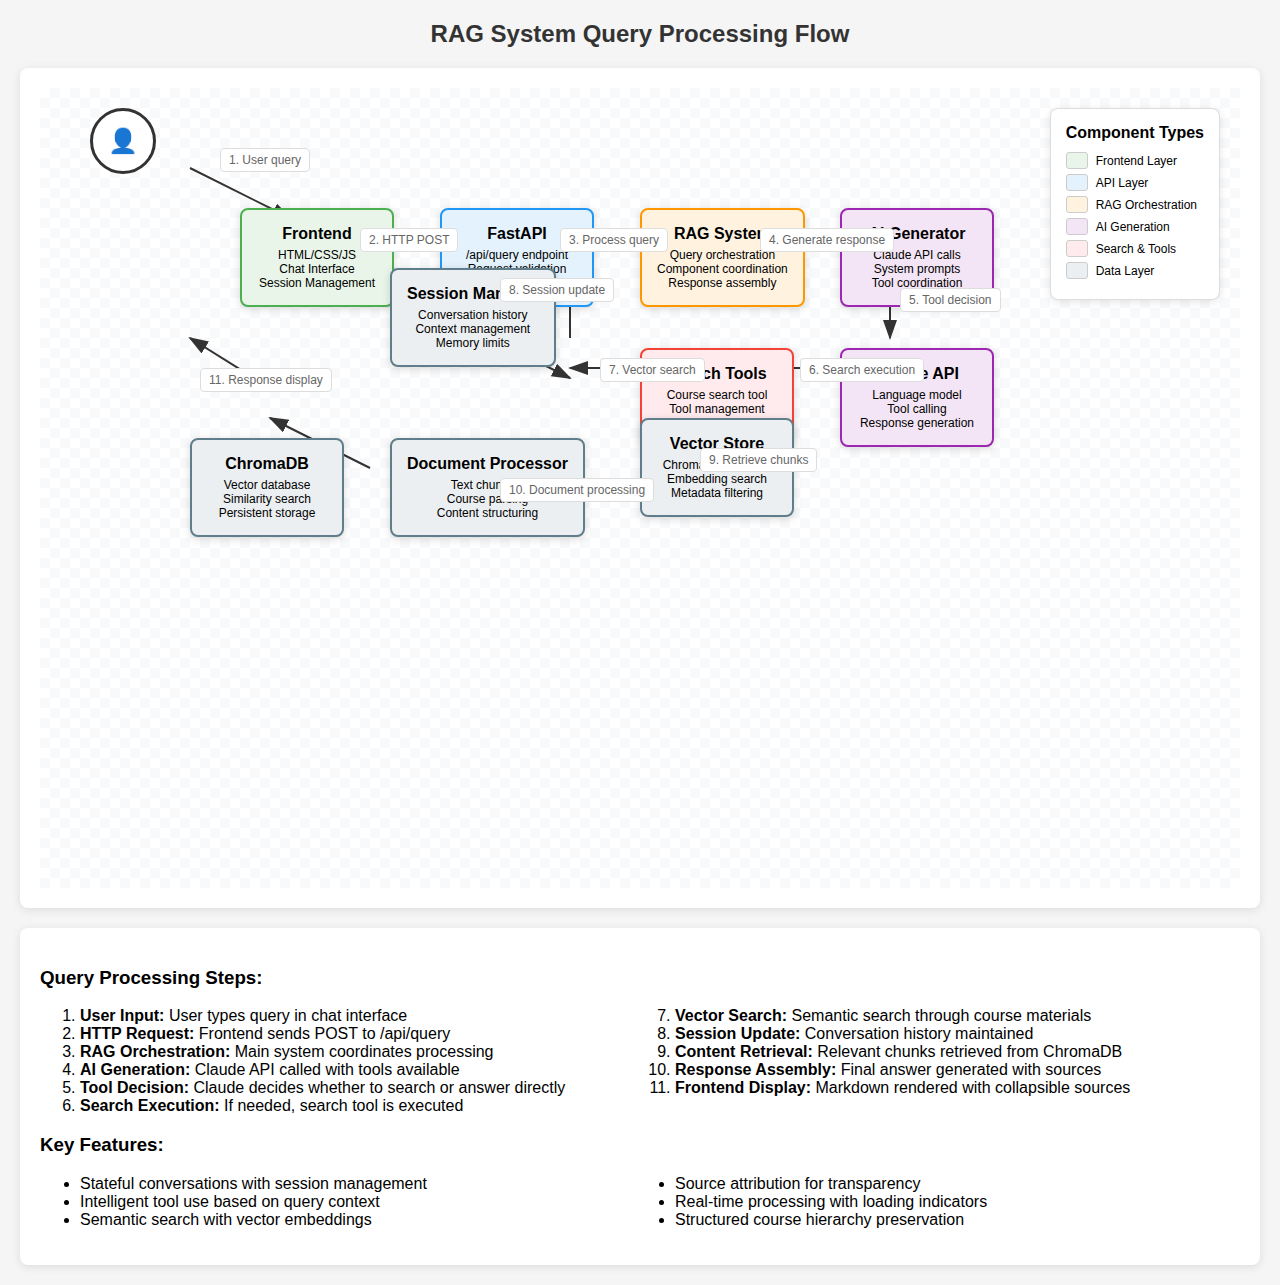
<file: visual_diagram.html>
<!DOCTYPE html>
<html lang="en">
<head>
    <meta charset="UTF-8">
    <meta name="viewport" content="width=device-width, initial-scale=1.0">
    <title>RAG System Query Flow Diagram</title>
    <style>
        body {
            font-family: Arial, sans-serif;
            margin: 20px;
            background-color: #f5f5f5;
        }
        .diagram-container {
            background: white;
            border-radius: 8px;
            padding: 20px;
            box-shadow: 0 2px 10px rgba(0,0,0,0.1);
            overflow-x: auto;
        }
        .flow-diagram {
            min-width: 1200px;
            height: 800px;
            position: relative;
            background: linear-gradient(45deg, #f8f9fa 25%, transparent 25%),
                        linear-gradient(-45deg, #f8f9fa 25%, transparent 25%),
                        linear-gradient(45deg, transparent 75%, #f8f9fa 75%),
                        linear-gradient(-45deg, transparent 75%, #f8f9fa 75%);
            background-size: 20px 20px;
            background-position: 0 0, 0 10px, 10px -10px, -10px 0px;
        }

        .component {
            position: absolute;
            border: 2px solid;
            border-radius: 8px;
            padding: 15px;
            background: white;
            box-shadow: 0 2px 8px rgba(0,0,0,0.15);
            text-align: center;
            font-weight: bold;
            min-width: 120px;
        }

        .frontend { border-color: #4CAF50; background-color: #E8F5E8; }
        .api { border-color: #2196F3; background-color: #E3F2FD; }
        .rag { border-color: #FF9800; background-color: #FFF3E0; }
        .ai { border-color: #9C27B0; background-color: #F3E5F5; }
        .tools { border-color: #F44336; background-color: #FFEBEE; }
        .data { border-color: #607D8B; background-color: #ECEFF1; }

        .arrow {
            position: absolute;
            stroke: #333;
            stroke-width: 2;
            fill: none;
            marker-end: url(#arrowhead);
        }

        .flow-label {
            position: absolute;
            background: #fff;
            padding: 4px 8px;
            border: 1px solid #ddd;
            border-radius: 4px;
            font-size: 12px;
            color: #666;
        }

        .user-icon {
            position: absolute;
            top: 20px;
            left: 50px;
            width: 60px;
            height: 60px;
            border: 3px solid #333;
            border-radius: 50%;
            display: flex;
            align-items: center;
            justify-content: center;
            background: #fff;
            font-size: 24px;
        }

        .title {
            text-align: center;
            font-size: 24px;
            font-weight: bold;
            margin-bottom: 20px;
            color: #333;
        }

        .legend {
            position: absolute;
            top: 20px;
            right: 20px;
            background: white;
            border: 1px solid #ddd;
            border-radius: 8px;
            padding: 15px;
            box-shadow: 0 2px 8px rgba(0,0,0,0.1);
        }

        .legend h3 {
            margin: 0 0 10px 0;
            font-size: 16px;
        }

        .legend-item {
            display: flex;
            align-items: center;
            margin: 5px 0;
            font-size: 12px;
        }

        .legend-color {
            width: 20px;
            height: 15px;
            border-radius: 3px;
            margin-right: 8px;
            border: 1px solid #ccc;
        }
    </style>
</head>
<body>
    <div class="title">RAG System Query Processing Flow</div>

    <div class="diagram-container">
        <div class="flow-diagram">
            <!-- SVG for arrows -->
            <svg width="100%" height="100%" style="position: absolute; top: 0; left: 0; pointer-events: none;">
                <defs>
                    <marker id="arrowhead" markerWidth="10" markerHeight="7"
                            refX="9" refY="3.5" orient="auto">
                        <polygon points="0 0, 10 3.5, 0 7" fill="#333" />
                    </marker>
                </defs>

                <!-- Flow arrows -->
                <path class="arrow" d="M 150 80 L 250 130" />
                <path class="arrow" d="M 350 150 L 450 150" />
                <path class="arrow" d="M 550 150 L 650 150" />
                <path class="arrow" d="M 750 150 L 850 150" />
                <path class="arrow" d="M 850 180 L 850 250" />
                <path class="arrow" d="M 830 280 L 730 280" />
                <path class="arrow" d="M 630 280 L 530 280" />
                <path class="arrow" d="M 530 250 L 530 180" />
                <path class="arrow" d="M 530 150 L 430 200" />
                <path class="arrow" d="M 430 240 L 530 290" />
                <path class="arrow" d="M 630 300 L 730 350" />
                <path class="arrow" d="M 730 380 L 630 380" />
                <path class="arrow" d="M 530 380 L 430 380" />
                <path class="arrow" d="M 330 380 L 230 330" />
                <path class="arrow" d="M 230 300 L 150 250" />
            </svg>

            <!-- User Icon -->
            <div class="user-icon">👤</div>

            <!-- Components -->
            <div class="component frontend" style="top: 120px; left: 200px;">
                <div>Frontend</div>
                <div style="font-size: 12px; font-weight: normal; margin-top: 5px;">
                    HTML/CSS/JS<br/>
                    Chat Interface<br/>
                    Session Management
                </div>
            </div>

            <div class="component api" style="top: 120px; left: 400px;">
                <div>FastAPI</div>
                <div style="font-size: 12px; font-weight: normal; margin-top: 5px;">
                    /api/query endpoint<br/>
                    Request validation<br/>
                    Response formatting
                </div>
            </div>

            <div class="component rag" style="top: 120px; left: 600px;">
                <div>RAG System</div>
                <div style="font-size: 12px; font-weight: normal; margin-top: 5px;">
                    Query orchestration<br/>
                    Component coordination<br/>
                    Response assembly
                </div>
            </div>

            <div class="component ai" style="top: 120px; left: 800px;">
                <div>AI Generator</div>
                <div style="font-size: 12px; font-weight: normal; margin-top: 5px;">
                    Claude API calls<br/>
                    System prompts<br/>
                    Tool coordination
                </div>
            </div>

            <div class="component ai" style="top: 260px; left: 800px;">
                <div>Claude API</div>
                <div style="font-size: 12px; font-weight: normal; margin-top: 5px;">
                    Language model<br/>
                    Tool calling<br/>
                    Response generation
                </div>
            </div>

            <div class="component tools" style="top: 260px; left: 600px;">
                <div>Search Tools</div>
                <div style="font-size: 12px; font-weight: normal; margin-top: 5px;">
                    Course search tool<br/>
                    Tool management<br/>
                    Source tracking
                </div>
            </div>

            <div class="component data" style="top: 180px; left: 350px;">
                <div>Session Manager</div>
                <div style="font-size: 12px; font-weight: normal; margin-top: 5px;">
                    Conversation history<br/>
                    Context management<br/>
                    Memory limits
                </div>
            </div>

            <div class="component data" style="top: 330px; left: 600px;">
                <div>Vector Store</div>
                <div style="font-size: 12px; font-weight: normal; margin-top: 5px;">
                    ChromaDB interface<br/>
                    Embedding search<br/>
                    Metadata filtering
                </div>
            </div>

            <div class="component data" style="top: 350px; left: 350px;">
                <div>Document Processor</div>
                <div style="font-size: 12px; font-weight: normal; margin-top: 5px;">
                    Text chunking<br/>
                    Course parsing<br/>
                    Content structuring
                </div>
            </div>

            <div class="component data" style="top: 350px; left: 150px;">
                <div>ChromaDB</div>
                <div style="font-size: 12px; font-weight: normal; margin-top: 5px;">
                    Vector database<br/>
                    Similarity search<br/>
                    Persistent storage
                </div>
            </div>

            <!-- Flow labels -->
            <div class="flow-label" style="top: 60px; left: 180px;">1. User query</div>
            <div class="flow-label" style="top: 140px; left: 320px;">2. HTTP POST</div>
            <div class="flow-label" style="top: 140px; left: 520px;">3. Process query</div>
            <div class="flow-label" style="top: 140px; left: 720px;">4. Generate response</div>
            <div class="flow-label" style="top: 200px; left: 860px;">5. Tool decision</div>
            <div class="flow-label" style="top: 270px; left: 760px;">6. Search execution</div>
            <div class="flow-label" style="top: 270px; left: 560px;">7. Vector search</div>
            <div class="flow-label" style="top: 190px; left: 460px;">8. Session update</div>
            <div class="flow-label" style="top: 360px; left: 660px;">9. Retrieve chunks</div>
            <div class="flow-label" style="top: 390px; left: 460px;">10. Document processing</div>
            <div class="flow-label" style="top: 280px; left: 160px;">11. Response display</div>

            <!-- Legend -->
            <div class="legend">
                <h3>Component Types</h3>
                <div class="legend-item">
                    <div class="legend-color frontend"></div>
                    Frontend Layer
                </div>
                <div class="legend-item">
                    <div class="legend-color api"></div>
                    API Layer
                </div>
                <div class="legend-item">
                    <div class="legend-color rag"></div>
                    RAG Orchestration
                </div>
                <div class="legend-item">
                    <div class="legend-color ai"></div>
                    AI Generation
                </div>
                <div class="legend-item">
                    <div class="legend-color tools"></div>
                    Search & Tools
                </div>
                <div class="legend-item">
                    <div class="legend-color data"></div>
                    Data Layer
                </div>
            </div>
        </div>
    </div>

    <div style="margin-top: 20px; padding: 20px; background: white; border-radius: 8px; box-shadow: 0 2px 10px rgba(0,0,0,0.1);">
        <h3>Query Processing Steps:</h3>
        <ol style="columns: 2; column-gap: 30px;">
            <li><strong>User Input:</strong> User types query in chat interface</li>
            <li><strong>HTTP Request:</strong> Frontend sends POST to /api/query</li>
            <li><strong>RAG Orchestration:</strong> Main system coordinates processing</li>
            <li><strong>AI Generation:</strong> Claude API called with tools available</li>
            <li><strong>Tool Decision:</strong> Claude decides whether to search or answer directly</li>
            <li><strong>Search Execution:</strong> If needed, search tool is executed</li>
            <li><strong>Vector Search:</strong> Semantic search through course materials</li>
            <li><strong>Session Update:</strong> Conversation history maintained</li>
            <li><strong>Content Retrieval:</strong> Relevant chunks retrieved from ChromaDB</li>
            <li><strong>Response Assembly:</strong> Final answer generated with sources</li>
            <li><strong>Frontend Display:</strong> Markdown rendered with collapsible sources</li>
        </ol>

        <h3>Key Features:</h3>
        <ul style="columns: 2; column-gap: 30px;">
            <li>Stateful conversations with session management</li>
            <li>Intelligent tool use based on query context</li>
            <li>Semantic search with vector embeddings</li>
            <li>Source attribution for transparency</li>
            <li>Real-time processing with loading indicators</li>
            <li>Structured course hierarchy preservation</li>
        </ul>
    </div>
</body>
</html>
</file>
